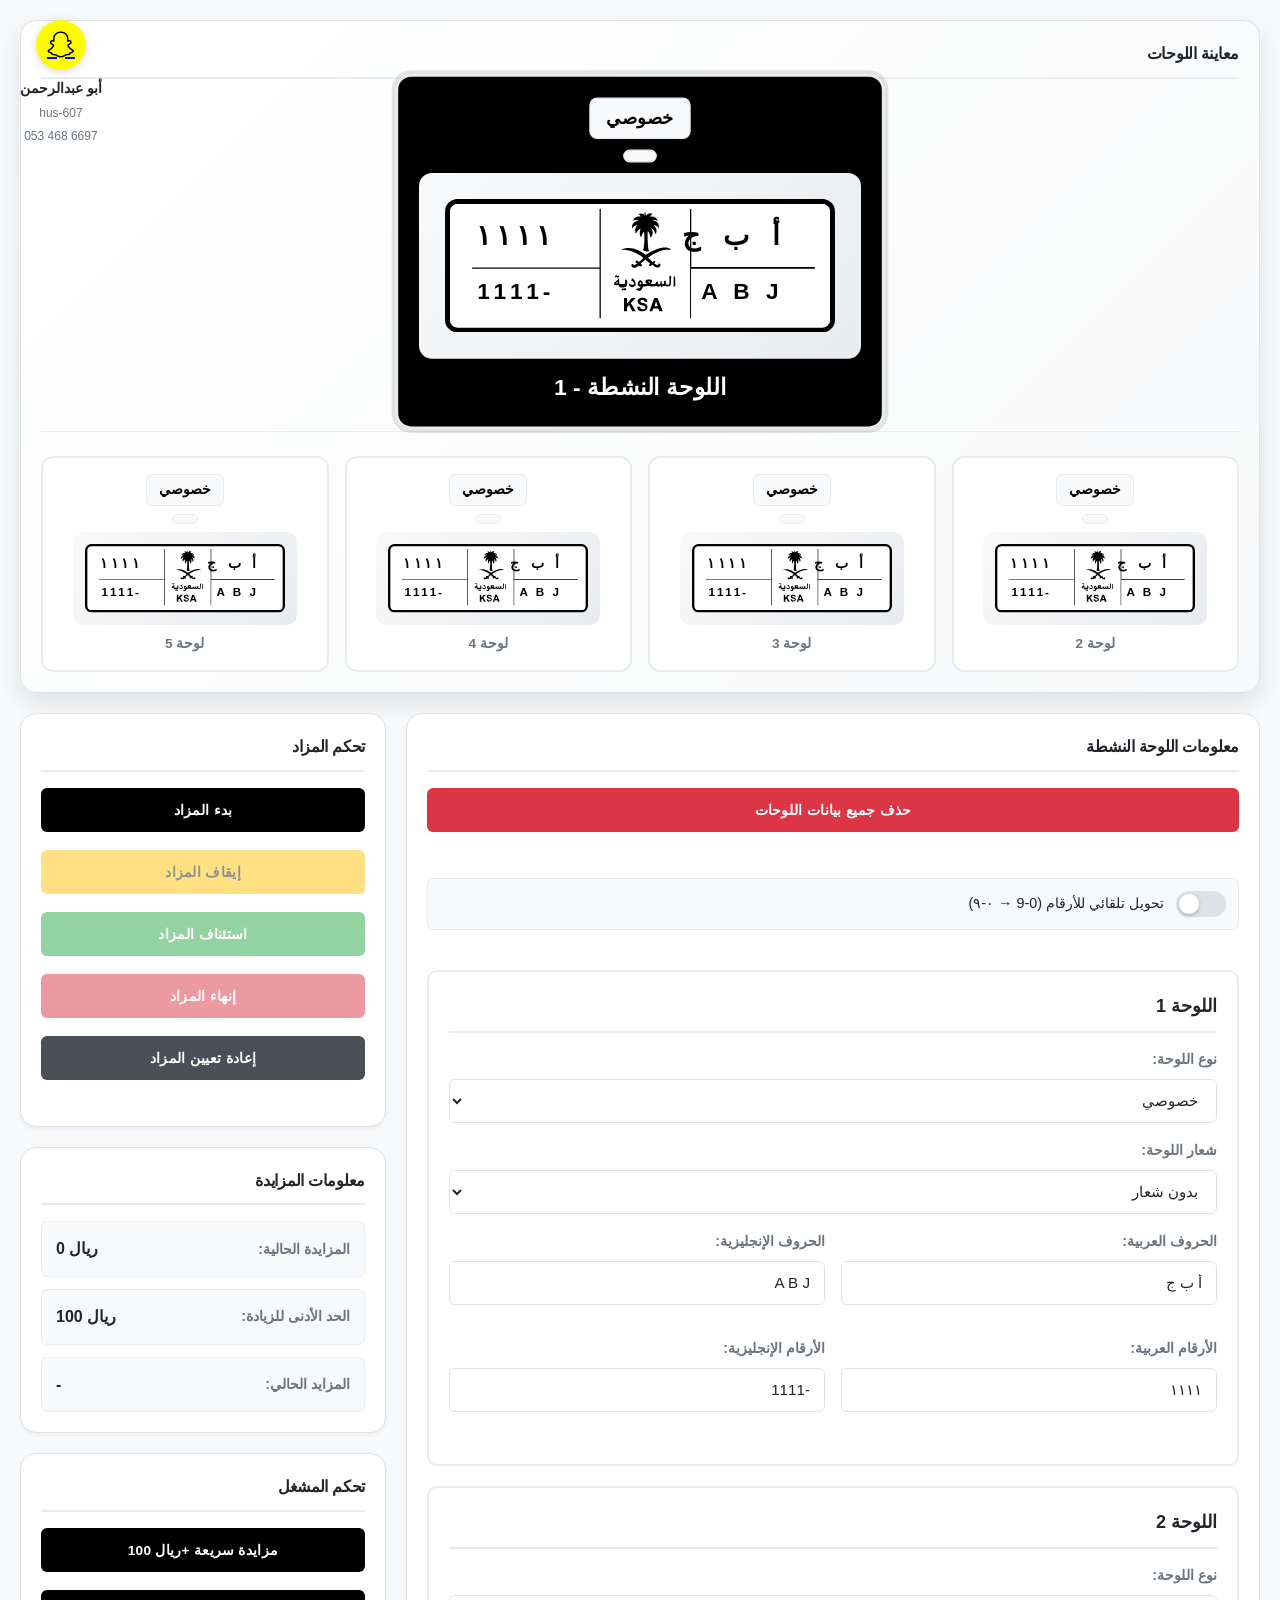
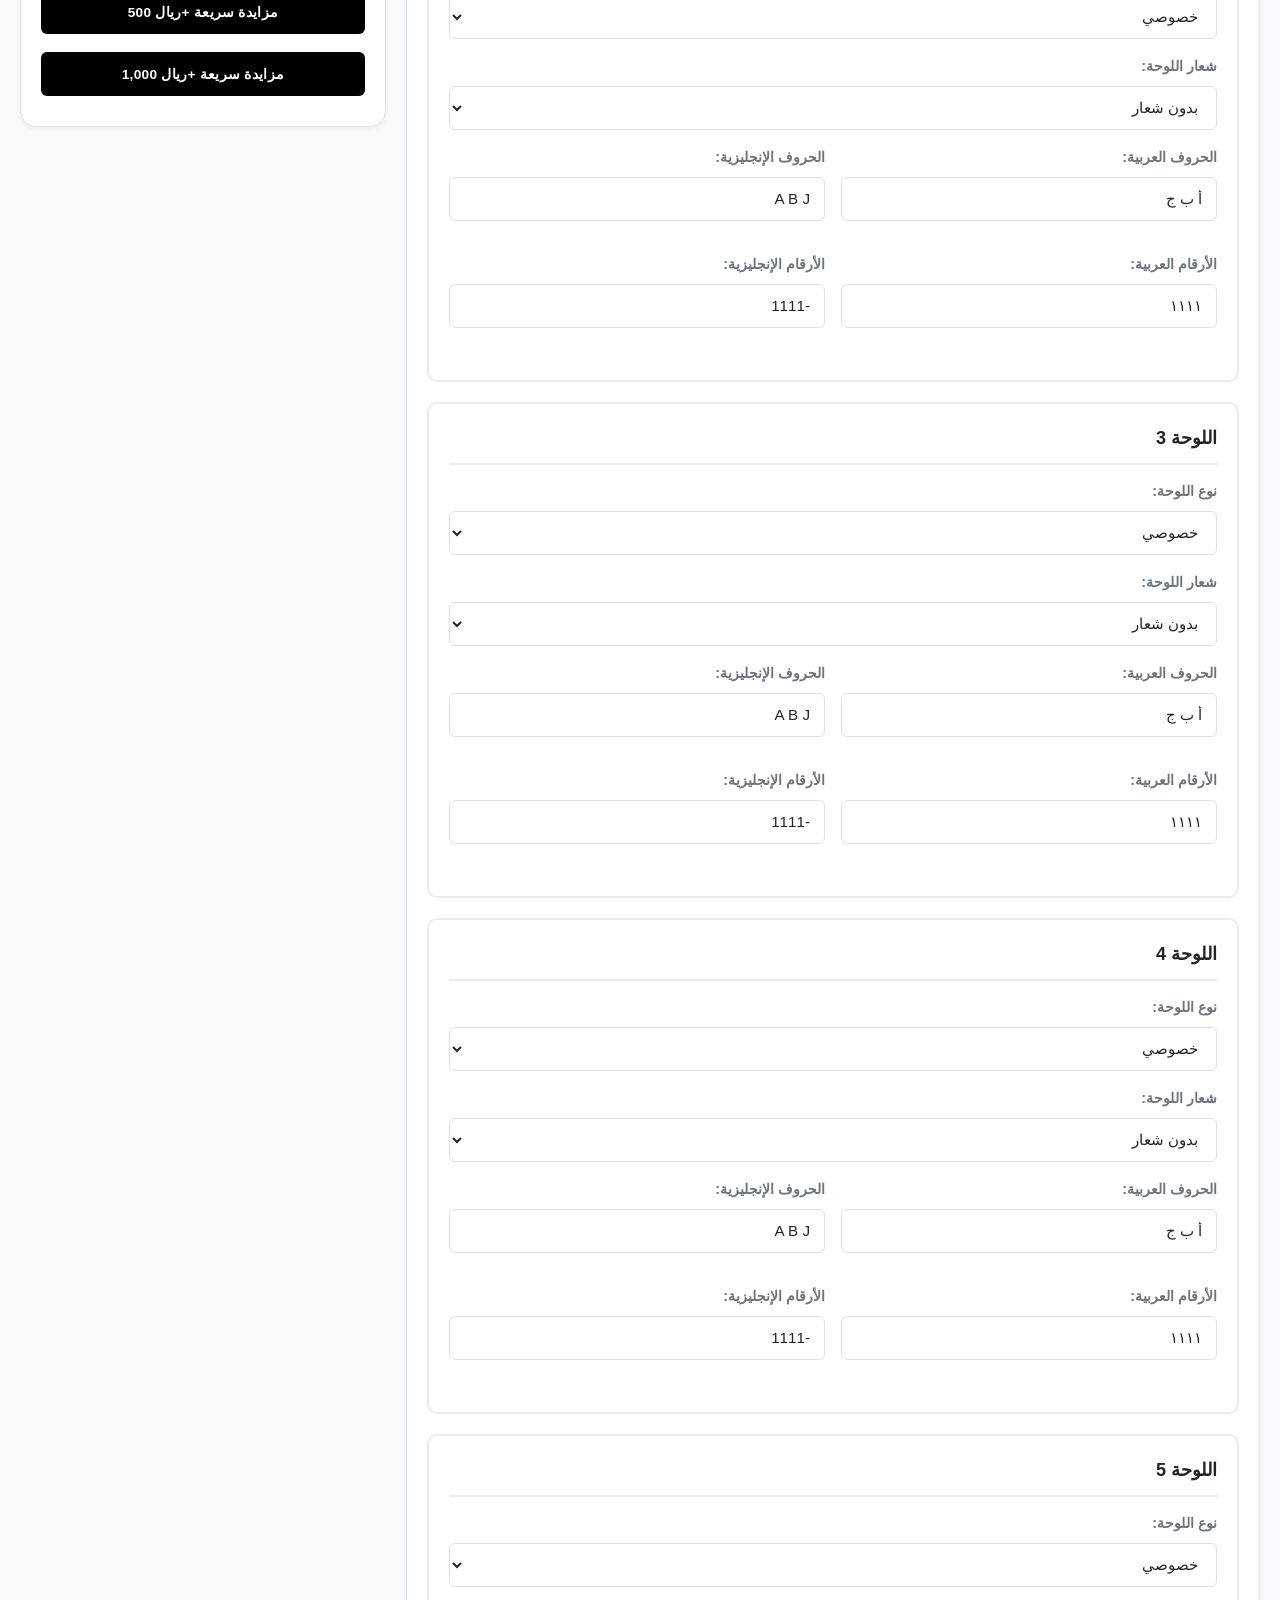
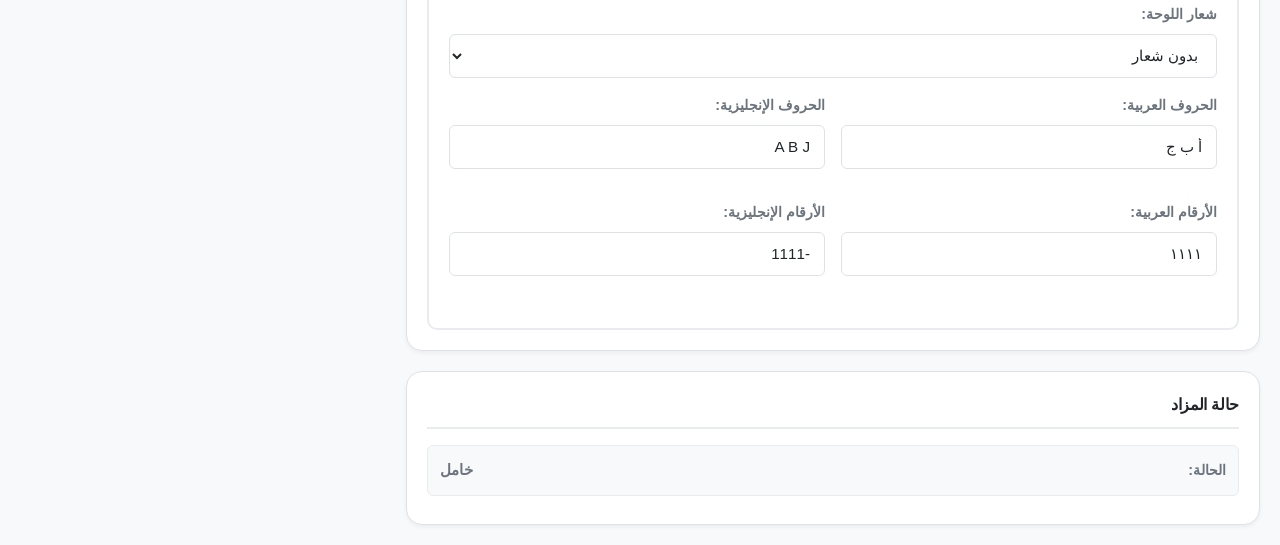
<file: index.html>
<!DOCTYPE html>
<html lang="ar" dir="rtl">
<head>
    <meta charset="UTF-8">
    <meta name="viewport" content="width=device-width, initial-scale=1.0">
    <title>نظام مزاد اللوحات السعودية</title>
    <link rel="stylesheet" href="css/auction-panel.css">
    <link rel="stylesheet" href="https://cdnjs.cloudflare.com/ajax/libs/font-awesome/6.4.0/css/all.min.css">
</head>
<body>
    <!-- Snapchat Icon -->
    <div class="snapchat-icon">
        <a href="https://www.snapchat.com/add/hus-607?share_id=SHvOu8GKRT6qlCggabalug&locale=ar_GB" target="_blank" title="Snapchat">
            <i class="fa-brands fa-snapchat"></i>
        </a>
        <span class="snapchat-name">أبو عبدالرحمن</span>
        <span class="snapchat-username">hus-607</span>
        <span class="snapchat-phone">053 468 6697</span>
    </div>

    <div class="container">
        <!-- Plates Section -->
        <header class="plates-header">
            <section class="card plates-preview">
                <h2>معاينة اللوحات</h2>
                
                <!-- Main Active Plate -->
                <div class="main-plate-section">
                    <div class="plate-item main-plate selected" data-plate="1">
                        <div class="plate-type-label" id="plateTypeLabel1">خصوصي</div>
                        <div class="plate-logo-label" id="plateLogoLabel1"></div>
                        <div class="plate-container">
                            <div class="plate-wrapper">
                                <svg xmlns="http://www.w3.org/2000/svg" viewBox="0 0 154.7 53" preserveAspectRatio="xMidYMid meet" class="plate-svg-wrapper">
                                    <image href="plate form/plate-template.svg" x="0" y="0" width="100%" height="100%" preserveAspectRatio="none" />
                                    <g class="plate-text-overlay" dominant-baseline="middle">
                                        <text id="overlayArabicNumbers1" x="28" y="15.5" text-anchor="middle" font-size="11" font-weight="700" letter-spacing="2" fill="#000000" font-family="Arial, Helvetica, sans-serif" direction="rtl">۱۱۱۱</text>
                                        <text id="overlayArabicLetters1" x="115" y="15.5" text-anchor="middle" font-size="11" font-weight="700" letter-spacing="3" fill="#000000" font-family="Arial, Helvetica, sans-serif" direction="rtl">أ ب ج</text>
                                        <text id="overlayEnglishNumbers1" x="28" y="37.5" text-anchor="middle" font-size="9" font-weight="700" letter-spacing="1.5" fill="#000000" font-family="Arial, Helvetica, sans-serif">-1111</text>
                                        <text id="overlayEnglishLetters1" x="118" y="37.5" text-anchor="middle" font-size="9" font-weight="700" letter-spacing="2" fill="#000000" font-family="Arial, Helvetica, sans-serif">A B J</text>
                                    </g>
                                </svg>
                            </div>
                        </div>
                        <div class="plate-number">اللوحة النشطة - 1</div>
                    </div>
                </div>

                <!-- Smaller Plates Grid -->
                <div class="smaller-plates-grid">
                    <!-- Plate 2 -->
                    <div class="plate-item small-plate" data-plate="2">
                        <div class="plate-type-label" id="plateTypeLabel2">خصوصي</div>
                        <div class="plate-logo-label" id="plateLogoLabel2"></div>
                        <div class="plate-container">
                            <div class="plate-wrapper">
                                <svg xmlns="http://www.w3.org/2000/svg" viewBox="0 0 154.7 53" preserveAspectRatio="xMidYMid meet" class="plate-svg-wrapper">
                                    <image href="plate form/plate-template.svg" x="0" y="0" width="100%" height="100%" preserveAspectRatio="none" />
                                    <g class="plate-text-overlay" dominant-baseline="middle">
                                        <text id="overlayArabicNumbers2" x="28" y="15.5" text-anchor="middle" font-size="11" font-weight="700" letter-spacing="2" fill="#000000" font-family="Arial, Helvetica, sans-serif" direction="rtl">۱۱۱۱</text>
                                        <text id="overlayArabicLetters2" x="115" y="15.5" text-anchor="middle" font-size="11" font-weight="700" letter-spacing="3" fill="#000000" font-family="Arial, Helvetica, sans-serif" direction="rtl">أ ب ج</text>
                                        <text id="overlayEnglishNumbers2" x="28" y="37.5" text-anchor="middle" font-size="9" font-weight="700" letter-spacing="1.5" fill="#000000" font-family="Arial, Helvetica, sans-serif">-1111</text>
                                        <text id="overlayEnglishLetters2" x="118" y="37.5" text-anchor="middle" font-size="9" font-weight="700" letter-spacing="2" fill="#000000" font-family="Arial, Helvetica, sans-serif">A B J</text>
                                    </g>
                                </svg>
                            </div>
                        </div>
                        <div class="plate-number">لوحة 2</div>
                    </div>

                    <!-- Plate 3 -->
                    <div class="plate-item small-plate" data-plate="3">
                        <div class="plate-type-label" id="plateTypeLabel3">خصوصي</div>
                        <div class="plate-logo-label" id="plateLogoLabel3"></div>
                        <div class="plate-container">
                            <div class="plate-wrapper">
                                <svg xmlns="http://www.w3.org/2000/svg" viewBox="0 0 154.7 53" preserveAspectRatio="xMidYMid meet" class="plate-svg-wrapper">
                                    <image href="plate form/plate-template.svg" x="0" y="0" width="100%" height="100%" preserveAspectRatio="none" />
                                    <g class="plate-text-overlay" dominant-baseline="middle">
                                        <text id="overlayArabicNumbers3" x="28" y="15.5" text-anchor="middle" font-size="11" font-weight="700" letter-spacing="2" fill="#000000" font-family="Arial, Helvetica, sans-serif" direction="rtl">۱۱۱۱</text>
                                        <text id="overlayArabicLetters3" x="115" y="15.5" text-anchor="middle" font-size="11" font-weight="700" letter-spacing="3" fill="#000000" font-family="Arial, Helvetica, sans-serif" direction="rtl">أ ب ج</text>
                                        <text id="overlayEnglishNumbers3" x="28" y="37.5" text-anchor="middle" font-size="9" font-weight="700" letter-spacing="1.5" fill="#000000" font-family="Arial, Helvetica, sans-serif">-1111</text>
                                        <text id="overlayEnglishLetters3" x="118" y="37.5" text-anchor="middle" font-size="9" font-weight="700" letter-spacing="2" fill="#000000" font-family="Arial, Helvetica, sans-serif">A B J</text>
                                    </g>
                                </svg>
                            </div>
                        </div>
                        <div class="plate-number">لوحة 3</div>
                    </div>

                    <!-- Plate 4 -->
                    <div class="plate-item small-plate" data-plate="4">
                        <div class="plate-type-label" id="plateTypeLabel4">خصوصي</div>
                        <div class="plate-logo-label" id="plateLogoLabel4"></div>
                        <div class="plate-container">
                            <div class="plate-wrapper">
                                <svg xmlns="http://www.w3.org/2000/svg" viewBox="0 0 154.7 53" preserveAspectRatio="xMidYMid meet" class="plate-svg-wrapper">
                                    <image href="plate form/plate-template.svg" x="0" y="0" width="100%" height="100%" preserveAspectRatio="none" />
                                    <g class="plate-text-overlay" dominant-baseline="middle">
                                        <text id="overlayArabicNumbers4" x="28" y="15.5" text-anchor="middle" font-size="11" font-weight="700" letter-spacing="2" fill="#000000" font-family="Arial, Helvetica, sans-serif" direction="rtl">۱۱۱۱</text>
                                        <text id="overlayArabicLetters4" x="115" y="15.5" text-anchor="middle" font-size="11" font-weight="700" letter-spacing="3" fill="#000000" font-family="Arial, Helvetica, sans-serif" direction="rtl">أ ب ج</text>
                                        <text id="overlayEnglishNumbers4" x="28" y="37.5" text-anchor="middle" font-size="9" font-weight="700" letter-spacing="1.5" fill="#000000" font-family="Arial, Helvetica, sans-serif">-1111</text>
                                        <text id="overlayEnglishLetters4" x="118" y="37.5" text-anchor="middle" font-size="9" font-weight="700" letter-spacing="2" fill="#000000" font-family="Arial, Helvetica, sans-serif">A B J</text>
                                    </g>
                                </svg>
                            </div>
                        </div>
                        <div class="plate-number">لوحة 4</div>
                    </div>

                    <!-- Plate 5 -->
                    <div class="plate-item small-plate" data-plate="5">
                        <div class="plate-type-label" id="plateTypeLabel5">خصوصي</div>
                        <div class="plate-logo-label" id="plateLogoLabel5"></div>
                        <div class="plate-container">
                            <div class="plate-wrapper">
                                <svg xmlns="http://www.w3.org/2000/svg" viewBox="0 0 154.7 53" preserveAspectRatio="xMidYMid meet" class="plate-svg-wrapper">
                                    <image href="plate form/plate-template.svg" x="0" y="0" width="100%" height="100%" preserveAspectRatio="none" />
                                    <g class="plate-text-overlay" dominant-baseline="middle">
                                        <text id="overlayArabicNumbers5" x="28" y="15.5" text-anchor="middle" font-size="11" font-weight="700" letter-spacing="2" fill="#000000" font-family="Arial, Helvetica, sans-serif" direction="rtl">۱۱۱۱</text>
                                        <text id="overlayArabicLetters5" x="115" y="15.5" text-anchor="middle" font-size="11" font-weight="700" letter-spacing="3" fill="#000000" font-family="Arial, Helvetica, sans-serif" direction="rtl">أ ب ج</text>
                                        <text id="overlayEnglishNumbers5" x="28" y="37.5" text-anchor="middle" font-size="9" font-weight="700" letter-spacing="1.5" fill="#000000" font-family="Arial, Helvetica, sans-serif">-1111</text>
                                        <text id="overlayEnglishLetters5" x="118" y="37.5" text-anchor="middle" font-size="9" font-weight="700" letter-spacing="2" fill="#000000" font-family="Arial, Helvetica, sans-serif">A B J</text>
                                    </g>
                                </svg>
                            </div>
                        </div>
                        <div class="plate-number">لوحة 5</div>
                    </div>
                </div>
            </section>
        </header>

        <!-- Main Content Area -->
        <div class="main-content">
            <!-- Left Panel - Plate Information (70%) -->
            <aside class="panel left-panel">
                <section class="card">
                    <h2>معلومات اللوحة النشطة</h2>
                    <div class="plates-control-container">
                        <div class="form-group">
                            <button id="resetAllPlates" class="btn btn-danger">حذف جميع بيانات اللوحات</button>
                        </div>
                        
                        <div class="conversion-toggle">
                            <label class="toggle-switch">
                                <input type="checkbox" id="autoNumberConversionToggle">
                                <span class="toggle-slider"></span>
                                <span class="toggle-label">تحويل تلقائي للأرقام (0-9 → ٠-٩)</span>
                            </label>
                        </div>
                        
                        <!-- Plate 1 Panel -->
                        <div class="plate-control-panel" data-plate="1">
                            <h3>اللوحة 1</h3>
                            <div class="form-group">
                                <label for="plateType1">نوع اللوحة:</label>
                                <select id="plateType1" class="plate-type-select">
                                    <option value="private">خصوصي</option>
                                    <option value="transport">نقل</option>
                                    <option value="large-private">خصوصي كبير</option>
                                    <option value="vision">الرؤية</option>
                                    <option value="golden-swords">سيفين ذهبي</option>
                                    <option value="tuwaiq">جبل طويق</option>
                                    <option value="alula">العلا</option>
                                </select>
                            </div>
                            <div class="form-group">
                                <label for="logoType1">شعار اللوحة:</label>
                                <select id="logoType1" class="logo-type-select">
                                    <option value="none">بدون شعار</option>
                                    <option value="al-diriyah">الدرعية</option>
                                    <option value="vision">رؤية 2030</option>
                                    <option value="alula">العلا</option>
                                    <option value="black-palm">النخلة السوداء</option>
                                    <option value="green-palm">النخلة الخضراء</option>
                                </select>
                            </div>
                            <div class="form-row">
                                <div class="form-group">
                                    <label for="arabicLetters1">الحروف العربية:</label>
                                    <input type="text" id="arabicLetters1" class="arabic-letters-input" value="أ ب ج" maxlength="15" placeholder="أ ب ج">
                                </div>
                                <div class="form-group">
                                    <label for="englishLetters1">الحروف الإنجليزية:</label>
                                    <input type="text" id="englishLetters1" class="english-letters-input" value="A B J" maxlength="15" placeholder="A B J">
                                </div>
                            </div>
                            <div class="form-row">
                                <div class="form-group">
                                    <label for="arabicNumbers1">الأرقام العربية:</label>
                                    <input type="text" id="arabicNumbers1" class="arabic-numbers-input" value="۱۱۱۱" maxlength="10" placeholder="۱۱۱۱">
                                </div>
                                <div class="form-group">
                                    <label for="englishNumbers1">الأرقام الإنجليزية:</label>
                                    <input type="text" id="englishNumbers1" class="english-numbers-input" value="-1111" maxlength="10" placeholder="-1111">
                                </div>
                            </div>
                        </div>
                        
                        <!-- Plate 2 Panel -->
                        <div class="plate-control-panel" data-plate="2">
                            <h3>اللوحة 2</h3>
                            <div class="form-group">
                                <label for="plateType2">نوع اللوحة:</label>
                                <select id="plateType2" class="plate-type-select">
                                    <option value="private">خصوصي</option>
                                    <option value="transport">نقل</option>
                                    <option value="large-private">خصوصي كبير</option>
                                    <option value="vision">الرؤية</option>
                                    <option value="golden-swords">سيفين ذهبي</option>
                                    <option value="tuwaiq">جبل طويق</option>
                                    <option value="alula">العلا</option>
                                </select>
                            </div>
                            <div class="form-group">
                                <label for="logoType2">شعار اللوحة:</label>
                                <select id="logoType2" class="logo-type-select">
                                    <option value="none">بدون شعار</option>
                                    <option value="al-diriyah">الدرعية</option>
                                    <option value="vision">رؤية 2030</option>
                                    <option value="alula">العلا</option>
                                    <option value="black-palm">النخلة السوداء</option>
                                    <option value="green-palm">النخلة الخضراء</option>
                                </select>
                            </div>
                            <div class="form-row">
                                <div class="form-group">
                                    <label for="arabicLetters2">الحروف العربية:</label>
                                    <input type="text" id="arabicLetters2" class="arabic-letters-input" value="أ ب ج" maxlength="15" placeholder="أ ب ج">
                                </div>
                                <div class="form-group">
                                    <label for="englishLetters2">الحروف الإنجليزية:</label>
                                    <input type="text" id="englishLetters2" class="english-letters-input" value="A B J" maxlength="15" placeholder="A B J">
                                </div>
                            </div>
                            <div class="form-row">
                                <div class="form-group">
                                    <label for="arabicNumbers2">الأرقام العربية:</label>
                                    <input type="text" id="arabicNumbers2" class="arabic-numbers-input" value="۱۱۱۱" maxlength="10" placeholder="۱۱۱۱">
                                </div>
                                <div class="form-group">
                                    <label for="englishNumbers2">الأرقام الإنجليزية:</label>
                                    <input type="text" id="englishNumbers2" class="english-numbers-input" value="-1111" maxlength="10" placeholder="-1111">
                                </div>
                            </div>
                        </div>
                        
                        <!-- Plate 3 Panel -->
                        <div class="plate-control-panel" data-plate="3">
                            <h3>اللوحة 3</h3>
                            <div class="form-group">
                                <label for="plateType3">نوع اللوحة:</label>
                                <select id="plateType3" class="plate-type-select">
                                    <option value="private">خصوصي</option>
                                    <option value="transport">نقل</option>
                                    <option value="large-private">خصوصي كبير</option>
                                    <option value="vision">الرؤية</option>
                                    <option value="golden-swords">سيفين ذهبي</option>
                                    <option value="tuwaiq">جبل طويق</option>
                                    <option value="alula">العلا</option>
                                </select>
                            </div>
                            <div class="form-group">
                                <label for="logoType3">شعار اللوحة:</label>
                                <select id="logoType3" class="logo-type-select">
                                    <option value="none">بدون شعار</option>
                                    <option value="al-diriyah">الدرعية</option>
                                    <option value="vision">رؤية 2030</option>
                                    <option value="alula">العلا</option>
                                    <option value="black-palm">النخلة السوداء</option>
                                    <option value="green-palm">النخلة الخضراء</option>
                                </select>
                            </div>
                            <div class="form-row">
                                <div class="form-group">
                                    <label for="arabicLetters3">الحروف العربية:</label>
                                    <input type="text" id="arabicLetters3" class="arabic-letters-input" value="أ ب ج" maxlength="15" placeholder="أ ب ج">
                                </div>
                                <div class="form-group">
                                    <label for="englishLetters3">الحروف الإنجليزية:</label>
                                    <input type="text" id="englishLetters3" class="english-letters-input" value="A B J" maxlength="15" placeholder="A B J">
                                </div>
                            </div>
                            <div class="form-row">
                                <div class="form-group">
                                    <label for="arabicNumbers3">الأرقام العربية:</label>
                                    <input type="text" id="arabicNumbers3" class="arabic-numbers-input" value="۱۱۱۱" maxlength="10" placeholder="۱۱۱۱">
                                </div>
                                <div class="form-group">
                                    <label for="englishNumbers3">الأرقام الإنجليزية:</label>
                                    <input type="text" id="englishNumbers3" class="english-numbers-input" value="-1111" maxlength="10" placeholder="-1111">
                                </div>
                            </div>
                        </div>
                        
                        <!-- Plate 4 Panel -->
                        <div class="plate-control-panel" data-plate="4">
                            <h3>اللوحة 4</h3>
                            <div class="form-group">
                                <label for="plateType4">نوع اللوحة:</label>
                                <select id="plateType4" class="plate-type-select">
                                    <option value="private">خصوصي</option>
                                    <option value="transport">نقل</option>
                                    <option value="large-private">خصوصي كبير</option>
                                    <option value="vision">الرؤية</option>
                                    <option value="golden-swords">سيفين ذهبي</option>
                                    <option value="tuwaiq">جبل طويق</option>
                                    <option value="alula">العلا</option>
                                </select>
                            </div>
                            <div class="form-group">
                                <label for="logoType4">شعار اللوحة:</label>
                                <select id="logoType4" class="logo-type-select">
                                    <option value="none">بدون شعار</option>
                                    <option value="al-diriyah">الدرعية</option>
                                    <option value="vision">رؤية 2030</option>
                                    <option value="alula">العلا</option>
                                    <option value="black-palm">النخلة السوداء</option>
                                    <option value="green-palm">النخلة الخضراء</option>
                                </select>
                            </div>
                            <div class="form-row">
                                <div class="form-group">
                                    <label for="arabicLetters4">الحروف العربية:</label>
                                    <input type="text" id="arabicLetters4" class="arabic-letters-input" value="أ ب ج" maxlength="15" placeholder="أ ب ج">
                                </div>
                                <div class="form-group">
                                    <label for="englishLetters4">الحروف الإنجليزية:</label>
                                    <input type="text" id="englishLetters4" class="english-letters-input" value="A B J" maxlength="15" placeholder="A B J">
                                </div>
                            </div>
                            <div class="form-row">
                                <div class="form-group">
                                    <label for="arabicNumbers4">الأرقام العربية:</label>
                                    <input type="text" id="arabicNumbers4" class="arabic-numbers-input" value="۱۱۱۱" maxlength="10" placeholder="۱۱۱۱">
                                </div>
                                <div class="form-group">
                                    <label for="englishNumbers4">الأرقام الإنجليزية:</label>
                                    <input type="text" id="englishNumbers4" class="english-numbers-input" value="-1111" maxlength="10" placeholder="-1111">
                                </div>
                            </div>
                        </div>
                        
                        <!-- Plate 5 Panel -->
                        <div class="plate-control-panel" data-plate="5">
                            <h3>اللوحة 5</h3>
                            <div class="form-group">
                                <label for="plateType5">نوع اللوحة:</label>
                                <select id="plateType5" class="plate-type-select">
                                    <option value="private">خصوصي</option>
                                    <option value="transport">نقل</option>
                                    <option value="large-private">خصوصي كبير</option>
                                    <option value="vision">الرؤية</option>
                                    <option value="golden-swords">سيفين ذهبي</option>
                                    <option value="tuwaiq">جبل طويق</option>
                                    <option value="alula">العلا</option>
                                </select>
                            </div>
                            <div class="form-group">
                                <label for="logoType5">شعار اللوحة:</label>
                                <select id="logoType5" class="logo-type-select">
                                    <option value="none">بدون شعار</option>
                                    <option value="al-diriyah">الدرعية</option>
                                    <option value="vision">رؤية 2030</option>
                                    <option value="alula">العلا</option>
                                    <option value="black-palm">النخلة السوداء</option>
                                    <option value="green-palm">النخلة الخضراء</option>
                                </select>
                            </div>
                            <div class="form-row">
                                <div class="form-group">
                                    <label for="arabicLetters5">الحروف العربية:</label>
                                    <input type="text" id="arabicLetters5" class="arabic-letters-input" value="أ ب ج" maxlength="15" placeholder="أ ب ج">
                                </div>
                                <div class="form-group">
                                    <label for="englishLetters5">الحروف الإنجليزية:</label>
                                    <input type="text" id="englishLetters5" class="english-letters-input" value="A B J" maxlength="15" placeholder="A B J">
                                </div>
                            </div>
                            <div class="form-row">
                                <div class="form-group">
                                    <label for="arabicNumbers5">الأرقام العربية:</label>
                                    <input type="text" id="arabicNumbers5" class="arabic-numbers-input" value="۱۱۱۱" maxlength="10" placeholder="۱۱۱۱">
                                </div>
                                <div class="form-group">
                                    <label for="englishNumbers5">الأرقام الإنجليزية:</label>
                                    <input type="text" id="englishNumbers5" class="english-numbers-input" value="-1111" maxlength="10" placeholder="-1111">
                                </div>
                            </div>
                        </div>
                    </div>
                </section>

                <section class="card">
                    <h2>حالة المزاد</h2>
                    <div class="status-indicator">
                        <span class="status-label">الحالة:</span>
                        <span id="auctionStatus" class="status-value status-idle">خامل</span>
                    </div>
                </section>
            </aside>

            <!-- Right Panel - Auction Controls (30%) -->
            <aside class="panel right-panel">
                <section class="card">
                    <h2>تحكم المزاد</h2>
                    <div class="control-buttons">
                        <button id="startAuction" class="btn btn-primary">بدء المزاد</button>
                        <button id="pauseAuction" class="btn btn-warning" disabled>إيقاف المزاد</button>
                        <button id="resumeAuction" class="btn btn-success" disabled>استئناف المزاد</button>
                        <button id="endAuction" class="btn btn-danger" disabled>إنهاء المزاد</button>
                        <button id="resetAuction" class="btn btn-secondary">إعادة تعيين المزاد</button>
                    </div>
                </section>

                <section class="card">
                    <h2>معلومات المزايدة</h2>
                    <div class="bid-info">
                        <div class="bid-field">
                            <label>المزايدة الحالية:</label>
                            <span id="displayCurrentBid">ريال 0</span>
                        </div>
                        <div class="bid-field">
                            <label>الحد الأدنى للزيادة:</label>
                            <span id="displayMinIncrement">ريال 100</span>
                        </div>
                        <div class="bid-field">
                            <label>المزايد الحالي:</label>
                            <span id="displayBidder">-</span>
                        </div>
                    </div>
                </section>

                <section class="card">
                    <h2>تحكم المشغل</h2>
                    <div class="quick-actions">
                        <button id="quickBid" class="btn btn-quick">مزايدة سريعة +ريال 100</button>
                        <button id="quickBid500" class="btn btn-quick">مزايدة سريعة +ريال 500</button>
                        <button id="quickBid1000" class="btn btn-quick">مزايدة سريعة +ريال 1,000</button>
                    </div>
                </section>
            </aside>
        </div>
    </div>

    <!-- Scripts -->
    <script src="js/auction-panel.js"></script>
</body>
</html>
</file>
<file: css/auction-panel.css>
/* Reset and Base Styles */
* {
    margin: 0;
    padding: 0;
    box-sizing: border-box;
}

:root {
    --bg-primary: #f8f9fa;
    --bg-secondary: #ffffff;
    --bg-card: #ffffff;
    --text-primary: #212529;
    --text-secondary: #6c757d;
    --accent-primary: #000000;
    --accent-secondary: #495057;
    --success: #28a745;
    --warning: #ffc107;
    --danger: #dc3545;
    --border-color: #dee2e6;
    --border-light: #e9ecef;
    --shadow-sm: 0 2px 4px rgba(0,0,0,0.05);
    --shadow-md: 0 4px 6px rgba(0,0,0,0.1);
    --shadow-lg: 0 10px 25px rgba(0,0,0,0.1);
    --radius-sm: 6px;
    --radius-md: 10px;
    --radius-lg: 16px;
}

body {
    font-family: 'Segoe UI', Tahoma, Geneva, Verdana, sans-serif;
    background-color: var(--bg-primary);
    color: var(--text-primary);
    line-height: 1.6;
    min-height: 100vh;
}

/* Container */
.container {
    display: flex;
    flex-direction: column;
    gap: 20px;
    padding: 20px;
    max-width: 1600px;
    margin: 0 auto;
    width: 100%;
    overflow-x: hidden;
}

/* Snapchat Icon */
.snapchat-icon {
    position: fixed;
    top: 20px;
    left: 20px;
    z-index: 1000;
    display: flex;
    flex-direction: column;
    align-items: center;
    list-style: none;
}

.snapchat-icon a {
    display: flex;
    align-items: center;
    justify-content: center;
    width: 50px;
    height: 50px;
    background-color: #FFFC00;
    border-radius: 50%;
    transition: transform 0.3s ease, box-shadow 0.3s ease;
    box-shadow: 0 2px 8px rgba(0, 0, 0, 0.15);
}

.snapchat-icon a:hover {
    transform: scale(1.1);
    box-shadow: 0 4px 12px rgba(0, 0, 0, 0.25);
}

.snapchat-icon i {
    font-size: 28px;
    color: #000000;
}

.snapchat-name {
    margin-top: 8px;
    font-size: 0.85rem;
    font-weight: 600;
    color: var(--text-primary);
    text-align: center;
    white-space: nowrap;
    list-style: none;
}

.snapchat-username {
    margin-top: 4px;
    font-size: 0.75rem;
    font-weight: 500;
    color: var(--text-secondary);
    text-align: center;
    white-space: nowrap;
    direction: ltr;
    unicode-bidi: isolate;
    list-style: none;
}

.snapchat-phone {
    margin-top: 4px;
    font-size: 0.75rem;
    font-weight: 400;
    color: var(--text-secondary);
    text-align: center;
    white-space: nowrap;
    direction: ltr;
    unicode-bidi: isolate;
    list-style: none;
}

@media (max-width: 768px) {
    .snapchat-icon {
        top: 15px;
        left: 15px;
    }
    
    .snapchat-icon a {
        width: 40px;
        height: 40px;
    }
    
    .snapchat-icon i {
        font-size: 22px;
    }
    
    .snapchat-name {
        font-size: 0.75rem;
        margin-top: 6px;
    }
    
    .snapchat-phone {
        font-size: 0.7rem;
        margin-top: 3px;
    }
}

@media (max-width: 480px) {
    .snapchat-icon {
        top: 10px;
        left: 10px;
    }
    
    .snapchat-icon a {
        width: 35px;
        height: 35px;
    }
    
    .snapchat-icon i {
        font-size: 18px;
    }
    
    .snapchat-name {
        font-size: 0.7rem;
        margin-top: 5px;
    }
    
    .snapchat-phone {
        font-size: 0.65rem;
        margin-top: 3px;
    }
}

/* Plates Header */
.plates-header {
    width: 100%;
    display: flex;
    justify-content: center;
    margin-bottom: 0;
}

.plates-header .card {
    width: 100%;
    max-width: 100%;
    background: linear-gradient(135deg, var(--bg-secondary) 0%, var(--bg-primary) 100%);
    box-shadow: var(--shadow-lg);
}

/* Plates Grid */
.plates-grid {
    display: grid;
    grid-template-columns: repeat(auto-fit, minmax(280px, 1fr));
    gap: 20px;
    margin-top: 16px;
}

.plate-item {
    display: flex;
    flex-direction: column;
    align-items: center;
    cursor: pointer;
    transition: all 0.3s ease;
    border-radius: var(--radius-md);
    padding: 8px;
}

.plate-item:hover {
    background-color: var(--bg-secondary);
    transform: translateY(-2px);
}

.plate-item.selected {
    background-color: var(--accent-primary);
    box-shadow: 0 0 0 3px rgba(0, 0, 0, 0.1);
}

.plate-item.selected .plate-number {
    color: white;
    font-weight: 700;
}

.plate-number {
    margin-top: 8px;
    font-weight: 600;
    font-size: 0.9rem;
    color: var(--text-secondary);
}

/* Main Plate Section */
.main-plate-section {
    display: flex;
    justify-content: center;
    margin-bottom: 24px;
}

.main-plate {
    transform: scale(1.3);
    margin: 20px;
}

.main-plate .plate-wrapper {
    max-width: 500px;
}

.main-plate .plate-number {
    font-size: 1.1rem;
    font-weight: 700;
}

/* Smaller Plates Grid */
.smaller-plates-grid {
    display: grid;
    grid-template-columns: repeat(4, 1fr);
    gap: 16px;
    margin-top: 24px;
    padding-top: 24px;
    border-top: 1px solid var(--border-light);
}

.small-plate .plate-wrapper {
    max-width: 200px;
}

.small-plate .plate-container {
    padding: 12px;
    min-height: 80px;
}

.small-plate .plate-number {
    font-size: 0.85rem;
}

/* Selected Plate Indicator */
.selected-plate-indicator {
    display: flex;
    justify-content: center;
    padding: 12px;
    background-color: var(--accent-primary);
    color: white;
    border-radius: var(--radius-sm);
    margin-bottom: 16px;
    font-weight: 600;
    font-size: 0.95rem;
}

/* Conversion Toggle */
.conversion-toggle {
    margin-bottom: 20px;
    padding: 12px;
    background-color: var(--bg-primary);
    border: 1px solid var(--border-light);
    border-radius: var(--radius-sm);
}

.plate-item {
    background-color: var(--bg-secondary);
    border: 2px solid var(--border-light);
    border-radius: 12px;
    padding: 16px;
    cursor: pointer;
    transition: all 0.3s ease;
}

.plate-type-label {
    font-size: 0.85rem;
    font-weight: 600;
    color: var(--accent-primary);
    text-align: center;
    margin-bottom: 8px;
    padding: 4px 12px;
    background-color: var(--bg-primary);
    border-radius: 6px;
    border: 1px solid var(--border-light);
}

.plate-logo-label {
    font-size: 0.75rem;
    font-weight: 500;
    color: var(--text-secondary);
    text-align: center;
    margin-bottom: 8px;
    padding: 4px 12px;
    background-color: var(--bg-primary);
    border-radius: 6px;
    border: 1px solid var(--border-light);
}

.toggle-switch {
    display: flex;
    align-items: center;
    gap: 12px;
    cursor: pointer;
    user-select: none;
}

.toggle-switch input[type="checkbox"] {
    display: none;
}

.toggle-slider {
    position: relative;
    width: 50px;
    height: 26px;
    background-color: var(--border-color);
    border-radius: 26px;
    transition: background-color 0.3s ease;
}

.toggle-slider::before {
    content: '';
    position: absolute;
    top: 3px;
    left: 3px;
    width: 20px;
    height: 20px;
    background-color: white;
    border-radius: 50%;
    transition: transform 0.3s ease;
    box-shadow: 0 2px 4px rgba(0, 0, 0, 0.2);
}

.toggle-switch input[type="checkbox"]:checked + .toggle-slider {
    background-color: var(--accent-primary);
}

.toggle-switch input[type="checkbox"]:checked + .toggle-slider::before {
    transform: translateX(24px);
}

.toggle-label {
    font-size: 0.9rem;
    font-weight: 500;
    color: var(--text-primary);
}

/* Main Content Area */
.main-content {
    display: grid;
    grid-template-columns: 7fr 3fr;
    gap: 20px;
    flex: 1;
}

/* Panels */
.panel {
    display: flex;
    flex-direction: column;
    gap: 20px;
}

/* Cards */
.card {
    background-color: var(--bg-card);
    border-radius: var(--radius-lg);
    padding: 20px;
    border: 1px solid var(--border-color);
    box-shadow: var(--shadow-sm);
    transition: box-shadow 0.3s ease;
}

.card:hover {
    box-shadow: var(--shadow-md);
}

.card h2 {
    margin-bottom: 16px;
    font-size: 1rem;
    font-weight: 700;
    color: var(--text-primary);
    border-bottom: 2px solid var(--border-light);
    padding-bottom: 10px;
    letter-spacing: -0.3px;
}

/* Buttons */
.btn {
    padding: 0 20px;
    height: 44px;
    border: none;
    border-radius: var(--radius-sm);
    font-size: 0.9rem;
    font-weight: 600;
    cursor: pointer;
    transition: all 0.2s ease;
    width: 100%;
    margin-bottom: 10px;
    letter-spacing: 0.3px;
    display: flex;
    align-items: center;
    justify-content: center;
}

.btn:hover:not(:disabled) {
    transform: translateY(-1px);
    box-shadow: var(--shadow-sm);
}

.btn:active:not(:disabled) {
    transform: translateY(0);
}

.btn:disabled {
    opacity: 0.5;
    cursor: not-allowed;
}

.btn-primary {
    background-color: var(--accent-primary);
    color: white;
}

.btn-primary:hover:not(:disabled) {
    background-color: #333;
}

.btn-warning {
    background-color: var(--warning);
    color: #212529;
}

.btn-warning:hover:not(:disabled) {
    background-color: #e0a800;
}

.btn-success {
    background-color: var(--success);
    color: white;
}

.btn-success:hover:not(:disabled) {
    background-color: #218838;
}

.btn-danger {
    background-color: var(--danger);
    color: white;
}

.btn-danger:hover:not(:disabled) {
    background-color: #c82333;
}

.btn-secondary {
    background-color: var(--accent-secondary);
    color: white;
}

.btn-secondary:hover:not(:disabled) {
    background-color: #343a40;
}

.btn-nav {
    background-color: var(--bg-secondary);
    border: 1px solid var(--border-color);
    color: var(--text-primary);
}

.btn-nav:hover:not(:disabled) {
    background-color: var(--bg-primary);
    border-color: var(--accent-secondary);
}

.btn-timer {
    background-color: var(--accent-secondary);
    color: white;
    padding: 8px 16px;
    font-size: 0.85rem;
}

.btn-timer:hover:not(:disabled) {
    background-color: #343a40;
}

.btn-quick {
    background-color: var(--accent-primary);
    color: white;
    font-size: 0.85rem;
    padding: 10px 16px;
}

.btn-quick:hover:not(:disabled) {
    background-color: #333;
}

/* Control Buttons */
.control-buttons {
    display: flex;
    flex-direction: column;
    gap: 8px;
    margin-bottom: 16px;
}

.navigation-buttons {
    display: flex;
    gap: 8px;
}

.navigation-buttons .btn {
    width: 48%;
}

/* Timer Display */
.timer-display {
    font-size: 2.5rem;
    font-weight: 700;
    text-align: center;
    margin: 20px 0;
    font-family: 'Courier New', monospace;
    letter-spacing: 4px;
    color: var(--text-primary);
}

.timer-controls {
    display: flex;
    flex-direction: column;
    gap: 12px;
}

.timer-controls label {
    font-weight: 600;
    font-size: 0.9rem;
    color: var(--text-secondary);
}

.timer-controls input[type="number"] {
    padding: 10px;
    border: 1px solid var(--border-color);
    border-radius: var(--radius-sm);
    font-size: 1rem;
}

.timer-buttons {
    display: grid;
    grid-template-columns: 1fr 1fr;
    gap: 8px;
}

/* Bid Information */
.bid-info {
    display: flex;
    flex-direction: column;
    gap: 16px;
}

.bid-field {
    display: flex;
    justify-content: space-between;
    align-items: center;
    padding: 12px;
    background-color: var(--bg-primary);
    border-radius: var(--radius-sm);
    border: 1px solid var(--border-light);
}

.bid-field label {
    font-weight: 600;
    font-size: 0.9rem;
    color: var(--text-secondary);
}

.bid-field span {
    font-weight: 700;
    font-size: 1rem;
    color: var(--text-primary);
}

/* Quick Actions */
.quick-actions {
    display: flex;
    flex-direction: column;
    gap: 8px;
}

.btn-quick {
    background-color: var(--accent-primary);
    color: white;
    padding: 12px;
}

.btn-quick:hover:not(:disabled) {
background-color: #333;
}

/* Timer Display */
.timer-display {
font-size: 2.5rem;
font-weight: 700;
text-align: center;
margin: 20px 0;
font-family: 'Courier New', monospace;
letter-spacing: 4px;
color: var(--text-primary);
}

.timer-display.alert {
color: var(--danger);
animation: pulse 1s infinite;
}

@keyframes pulse {
0%, 100% {
opacity: 1;
}
50% {
opacity: 0.5;
}
}

.timer-controls label {
font-size: 0.9rem;
color: var(--text-secondary);
}

.timer-controls input {
padding: 10px;
border: 1px solid var(--border-color);
border-radius: var(--radius-sm);
background-color: var(--bg-secondary);
color: var(--text-primary);
font-size: 1rem;
}

/* Bid Information */
.bid-info {
    display: flex;
    flex-direction: column;
    gap: 12px;
}

.bid-field {
    display: flex;
    justify-content: space-between;
    align-items: center;
    padding: 14px;
    background-color: var(--bg-primary);
    border-radius: var(--radius-sm);
    border: 1px solid var(--border-light);
}

.bid-field label {
    font-weight: 600;
    color: var(--text-secondary);
    font-size: 0.9rem;
}

.bid-field span {
    font-weight: 700;
    color: var(--text-primary);
    font-size: 1rem;
}

/* Quick Actions */
.quick-actions {
    display: flex;
    flex-direction: column;
    gap: 8px;
}

/* Plate Preview */
.plate-preview {
    flex: 1;
    display: flex;
    flex-direction: column;
}

.plate-container {
    display: flex;
    align-items: center;
    justify-content: center;
    padding: 20px;
    background: linear-gradient(135deg, #f8f9fa 0%, #e9ecef 100%);
    border-radius: var(--radius-md);
    min-height: 120px;
}


.plates-wrapper {
    display: flex;
    flex-direction: column;
    gap: 20px;
    align-items: center;
}

.plate-wrapper {
    width: 100%;
    max-width: 450px;
    display: flex;
    justify-content: center;
}

.plate-svg-wrapper {
    width: 100%;
    height: auto;
    max-width: 450px;
    display: block;
}

.plate-text-overlay {
    pointer-events: none;
    will-change: transform;
}

.plate-text-overlay text {
    cursor: default;
    text-rendering: optimizeLegibility;
    -webkit-font-smoothing: antialiased;
    -moz-osx-font-smoothing: grayscale;
}


/* Form Styles */
.plate-input-group {
    margin-bottom: 24px;
    padding-bottom: 20px;
    border-bottom: 1px solid var(--border-light);
}

.plate-input-group:last-child {
    border-bottom: none;
    margin-bottom: 0;
}

.plate-input-group h3 {
    font-size: 0.95rem;
    font-weight: 600;
    color: var(--text-primary);
    margin-bottom: 12px;
}

.form-row {
    display: grid;
    grid-template-columns: 1fr 1fr;
    gap: 16px;
    margin-bottom: 16px;
}

.form-row .form-group:last-child {
    margin-bottom: 0;
}

.form-group {
    margin-bottom: 16px;
}

.form-group label {
    display: block;
    margin-bottom: 8px;
    font-weight: 600;
    font-size: 0.9rem;
    color: var(--text-secondary);
}

.form-group input,
.form-group select,
.form-group textarea {
    width: 100%;
    height: 44px;
    padding: 0 14px;
    border: 1px solid var(--border-color);
    border-radius: var(--radius-sm);
    background-color: var(--bg-secondary);
    color: var(--text-primary);
    font-size: 0.95rem;
    font-family: inherit;
    transition: border-color 0.2s ease, box-shadow 0.2s ease;
}

.form-group textarea {
    height: auto;
    min-height: 88px;
    padding: 12px 14px;
    resize: vertical;
}

.form-group input:focus,
.form-group select:focus,
.form-group textarea:focus {
    outline: none;
    border-color: var(--accent-primary);
    box-shadow: 0 0 0 3px rgba(0, 0, 0, 0.1);
}

/* Status Indicators */
.status-indicator {
    display: flex;
    justify-content: space-between;
    align-items: center;
    padding: 12px;
    background-color: var(--bg-primary);
    border-radius: var(--radius-sm);
    border: 1px solid var(--border-light);
    margin-bottom: 8px;
}

.status-label {
    font-weight: 600;
    font-size: 0.9rem;
    color: var(--text-secondary);
}

.status-value {
    font-weight: 700;
    font-size: 0.95rem;
    color: var(--text-primary);
}

.status-idle {
    color: var(--text-secondary);
}

.status-active {
    color: var(--success);
}

.status-paused {
    color: var(--warning);
}

.status-ended {
    color: var(--danger);
}


/* Responsive Design */
@media (max-width: 1200px) {
    .main-content {
        grid-template-columns: 6fr 4fr;
    }
    
    .smaller-plates-grid {
        grid-template-columns: repeat(2, 1fr);
    }
    
    .main-plate {
        transform: scale(1.2);
    }
}

@media (max-width: 992px) {
    .main-content {
        grid-template-columns: 1fr;
    }
    
    .form-row {
        grid-template-columns: 1fr;
    }
    
    .plates-header .card {
        padding: 16px;
    }
    
    .smaller-plates-grid {
        grid-template-columns: repeat(2, 1fr);
        gap: 12px;
    }
    
    .main-plate {
        transform: scale(1.1);
        margin: 15px;
    }
}

@media (max-width: 768px) {
    .container {
        padding: 12px;
        gap: 12px;
    }
    
    .main-content {
        grid-template-columns: 1fr;
        gap: 12px;
    }
    
    .card {
        padding: 14px;
    }
    
    .card h2 {
        font-size: 0.95rem;
        margin-bottom: 12px;
        padding-bottom: 8px;
    }
    
    /* Plates optimization */
    .plates-header .card {
        padding: 14px;
    }
    
    .main-plate-section {
        margin-bottom: 20px;
    }
    
    .main-plate {
        transform: scale(1.1);
        margin: 15px;
    }
    
    .main-plate .plate-wrapper {
        max-width: 320px;
    }
    
    .smaller-plates-grid {
        grid-template-columns: repeat(2, 1fr);
        gap: 12px;
        margin-top: 20px;
        padding-top: 20px;
    }
    
    .small-plate .plate-wrapper {
        max-width: 140px;
    }
    
    .small-plate .plate-container {
        padding: 10px;
        min-height: 70px;
    }
    
    .plate-number {
        font-size: 0.8rem;
    }
    
    /* Button optimization */
    .btn {
        height: 42px;
        font-size: 0.85rem;
        padding: 0 16px;
        margin-bottom: 8px;
    }
    
    /* Form optimization */
    .form-group input,
    .form-group select {
        height: 42px;
        padding: 0 12px;
        font-size: 0.9rem;
    }
    
    .form-group textarea {
        min-height: 80px;
        padding: 10px 12px;
    }
    
    .form-group label {
        font-size: 0.85rem;
        margin-bottom: 6px;
    }
    
    .selected-plate-indicator {
        font-size: 0.85rem;
        padding: 10px;
    }
    
    /* Status indicators */
    .status-indicator {
        padding: 10px;
    }
    
    .status-label {
        font-size: 0.85rem;
    }
    
    .status-value {
        font-size: 0.9rem;
    }
    
    /* Bid fields */
    .bid-field {
        padding: 10px;
    }
    
    .bid-field label {
        font-size: 0.85rem;
    }
    
    .bid-field span {
        font-size: 0.9rem;
    }
}

@media (max-width: 480px) {
    .container {
        padding: 10px;
        gap: 10px;
    }
    
    .main-content {
        gap: 10px;
    }
    
    .card {
        padding: 12px;
    }
    
    .card h2 {
        font-size: 0.9rem;
        margin-bottom: 10px;
        padding-bottom: 8px;
    }
    
    /* Plates mobile optimization */
    .plates-header .card {
        padding: 12px;
    }
    
    .main-plate-section {
        margin-bottom: 16px;
    }
    
    .main-plate {
        transform: scale(1.0);
        margin: 10px;
    }
    
    .main-plate .plate-wrapper {
        max-width: 280px;
    }
    
    .smaller-plates-grid {
        grid-template-columns: repeat(2, 1fr);
        gap: 10px;
        margin-top: 16px;
        padding-top: 16px;
    }
    
    .small-plate .plate-wrapper {
        max-width: 120px;
    }
    
    .small-plate .plate-container {
        padding: 8px;
        min-height: 60px;
    }
    
    .plate-number {
        font-size: 0.75rem;
    }
    
    /* Button mobile optimization */
    .btn {
        height: 40px;
        font-size: 0.8rem;
        padding: 0 14px;
        margin-bottom: 6px;
    }
    
    .btn-quick {
        font-size: 0.75rem;
        padding: 10px;
    }
    
    /* Form mobile optimization */
    .form-row {
        margin-bottom: 12px;
        gap: 10px;
        grid-template-columns: 1fr;
    }
    
    .form-group {
        margin-bottom: 12px;
    }
    
    .form-group input,
    .form-group select {
        height: 40px;
        padding: 0 10px;
        font-size: 0.85rem;
    }
    
    .form-group textarea {
        min-height: 70px;
        padding: 8px 10px;
        font-size: 0.85rem;
    }
    
    .form-group label {
        font-size: 0.8rem;
        margin-bottom: 5px;
    }
    
    .selected-plate-indicator {
        font-size: 0.8rem;
        padding: 8px;
    }
    
    /* Status indicators mobile */
    .status-indicator {
        padding: 8px;
        margin-bottom: 6px;
    }
    
    .status-label {
        font-size: 0.8rem;
    }
    
    .status-value {
        font-size: 0.85rem;
    }
    
    /* Bid fields mobile */
    .bid-field {
        padding: 8px;
        margin-bottom: 8px;
    }
    
    .bid-field label {
        font-size: 0.8rem;
    }
    
    .bid-field span {
        font-size: 0.85rem;
    }
    
    /* Quick actions mobile */
    .quick-actions {
        gap: 6px;
    }
}

/* Landscape orientation optimization */
@media (max-height: 500px) and (orientation: landscape) {
    .container {
        padding: 8px;
        gap: 8px;
    }
    
    .card {
        padding: 10px;
    }
    
    .card h2 {
        font-size: 0.85rem;
        margin-bottom: 8px;
        padding-bottom: 6px;
    }
    
    .main-plate-section {
        margin-bottom: 8px;
    }
    
    .main-plate {
        transform: scale(0.8);
        margin: 5px;
    }
    
    .main-plate .plate-wrapper {
        max-width: 300px;
    }
    
    .smaller-plates-grid {
        grid-template-columns: repeat(4, 1fr);
        gap: 8px;
        margin-top: 12px;
        padding-top: 12px;
    }
    
    .small-plate .plate-wrapper {
        max-width: 120px;
    }
    
    .small-plate .plate-container {
        padding: 6px;
        min-height: 50px;
    }
    
    .plate-number {
        font-size: 0.7rem;
    }
    
    .btn {
        height: 36px;
        font-size: 0.75rem;
        margin-bottom: 4px;
    }
    
    .form-group input,
    .form-group select {
        height: 36px;
        font-size: 0.8rem;
    }
    
    .selected-plate-indicator {
        padding: 8px;
        font-size: 0.75rem;
    }
}

/* Touch device optimizations */
@media (hover: none) and (pointer: coarse) {
    .btn {
        min-height: 48px;
        min-width: 48px;
    }
    
    .form-group input,
    .form-group select {
        min-height: 48px;
        font-size: 16px; /* Prevent iOS zoom */
    }
    
    .status-indicator {
        min-height: 48px;
    }
    
    .bid-field {
        min-height: 48px;
    }
    
    .plate-item {
        padding: 12px;
    }
}


/* Scrollbar Styling */
::-webkit-scrollbar {
    width: 8px;
}

::-webkit-scrollbar-track {
    background: var(--bg-primary);
}

::-webkit-scrollbar-thumb {
    background: var(--accent-secondary);
    border-radius: 4px;
}

::-webkit-scrollbar-thumb:hover {
    background: var(--accent-primary);
}

/* Plates Control Container */
.plates-control-container {
    display: flex;
    flex-direction: column;
    gap: 20px;
}

/* Plate Control Panel */
.plate-control-panel {
    background-color: var(--bg-secondary);
    border: 2px solid var(--border-light);
    border-radius: var(--radius-md);
    padding: 20px;
    transition: all 0.3s ease;
}

.plate-control-panel:hover {
    border-color: var(--accent-secondary);
    box-shadow: var(--shadow-sm);
}

.plate-control-panel h3 {
    font-size: 18px;
    font-weight: 600;
    color: var(--text-primary);
    margin-bottom: 15px;
    padding-bottom: 10px;
    border-bottom: 2px solid var(--border-light);
}
</file>
